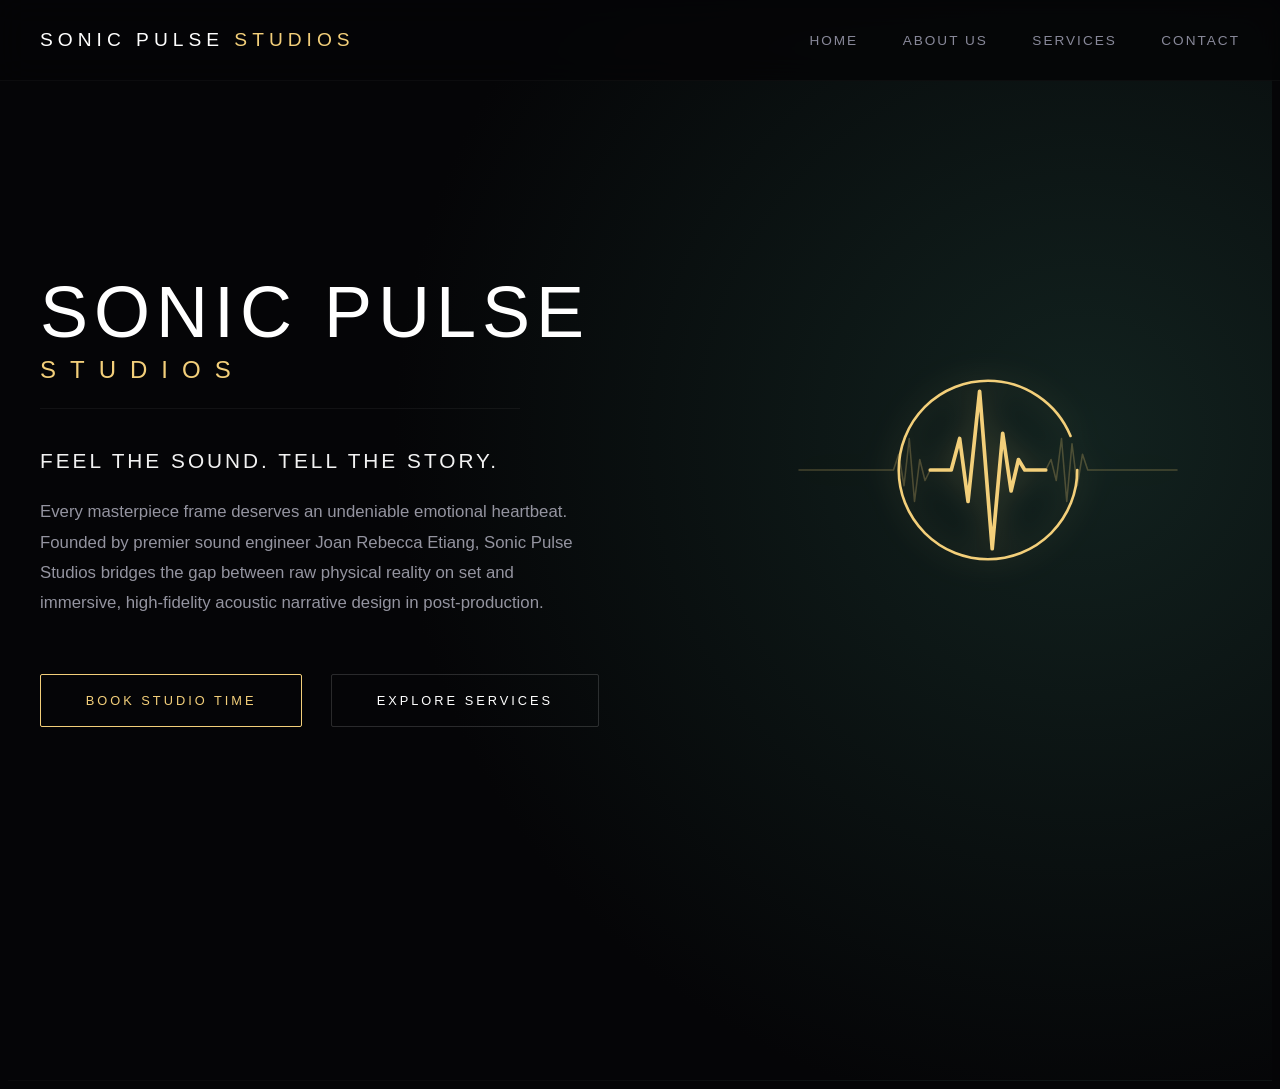
<file: index.html>
<!DOCTYPE html>
<html lang="en">

<head>
    <meta charset="UTF-8" />
    <meta name="viewport" content="width=device-width, initial-scale=1.0" />
    <title>Sonic Pulse</title>
    <link rel="stylesheet" href="style.css">
</head>
<body>
    <header>
        <div class="container header-container">
            <a href="home.html" class="logo-text">Sonic Pulse <span>Studios</span></a>
            <nav class="nav-links">
                 <a href="index.html">Home</a>
                <a href="about.html">About Us</a>
                <a href="services.html">Services</a>
                <a href="contact.html">Contact</a>
            </nav>
        </div>
    </header>
    <section id="home">
        <div class="container">
            <div class="hero-wrapper">
                <div class="hero-content">
                    <h1 class="brand-title">Sonic Pulse</h1>
                    <div class="brand-subtitle">Studios</div>
                    <div class="hero-tagline">Feel the sound. Tell the story.</div>
                    <p class="hero-description">Every masterpiece frame deserves an undeniable emotional heartbeat. Founded by premier sound engineer Joan Rebecca Etiang, Sonic Pulse Studios bridges the gap between raw physical reality on set and immersive, high-fidelity acoustic narrative design in post-production.</p>
                    <a href="contact.html" class="cta-btn">Book Studio Time</a>
                    <a href="services.html" class="cta-btn cta-btn-secondary">Explore Services</a>
                </div>
                  <div class="emblem-wrapper">
                    <svg class="logo-svg" viewBox="0 0 400 400" fill="none" xmlns="http://www.w3.org/2000/svg">
                        <path class="background-waves" d="M20 200 H110 L115 185 L120 215 L125 170 L130 230 L135 190 L140 210 L145 200 H160" stroke="#f3cf7a" stroke-width="1.5" stroke-linecap="round" stroke-linejoin="round"/>
                        <path class="background-waves" d="M240 200 H255 L260 190 L265 210 L270 170 L275 230 L280 175 L285 215 L290 185 L295 200 H380" stroke="#f3cf7a" stroke-width="1.5" stroke-linecap="round" stroke-linejoin="round"/>
                        <g class="glowing-pulse">
                            <circle cx="200" cy="200" r="85" stroke="#f3cf7a" stroke-width="2.5" stroke-linecap="round" stroke-dasharray="500 40"/>
                            <path d="M145 200 H165 L173 170 L181 230 L192 125 L204 275 L214 165 L222 220 L229 190 L235 200 H255" stroke="#f3cf7a" stroke-width="3.5" stroke-linecap="round" stroke-linejoin="round"/>
                        </g>
                    </svg>
                </div>
    </section>
</body>
</html>
</file>
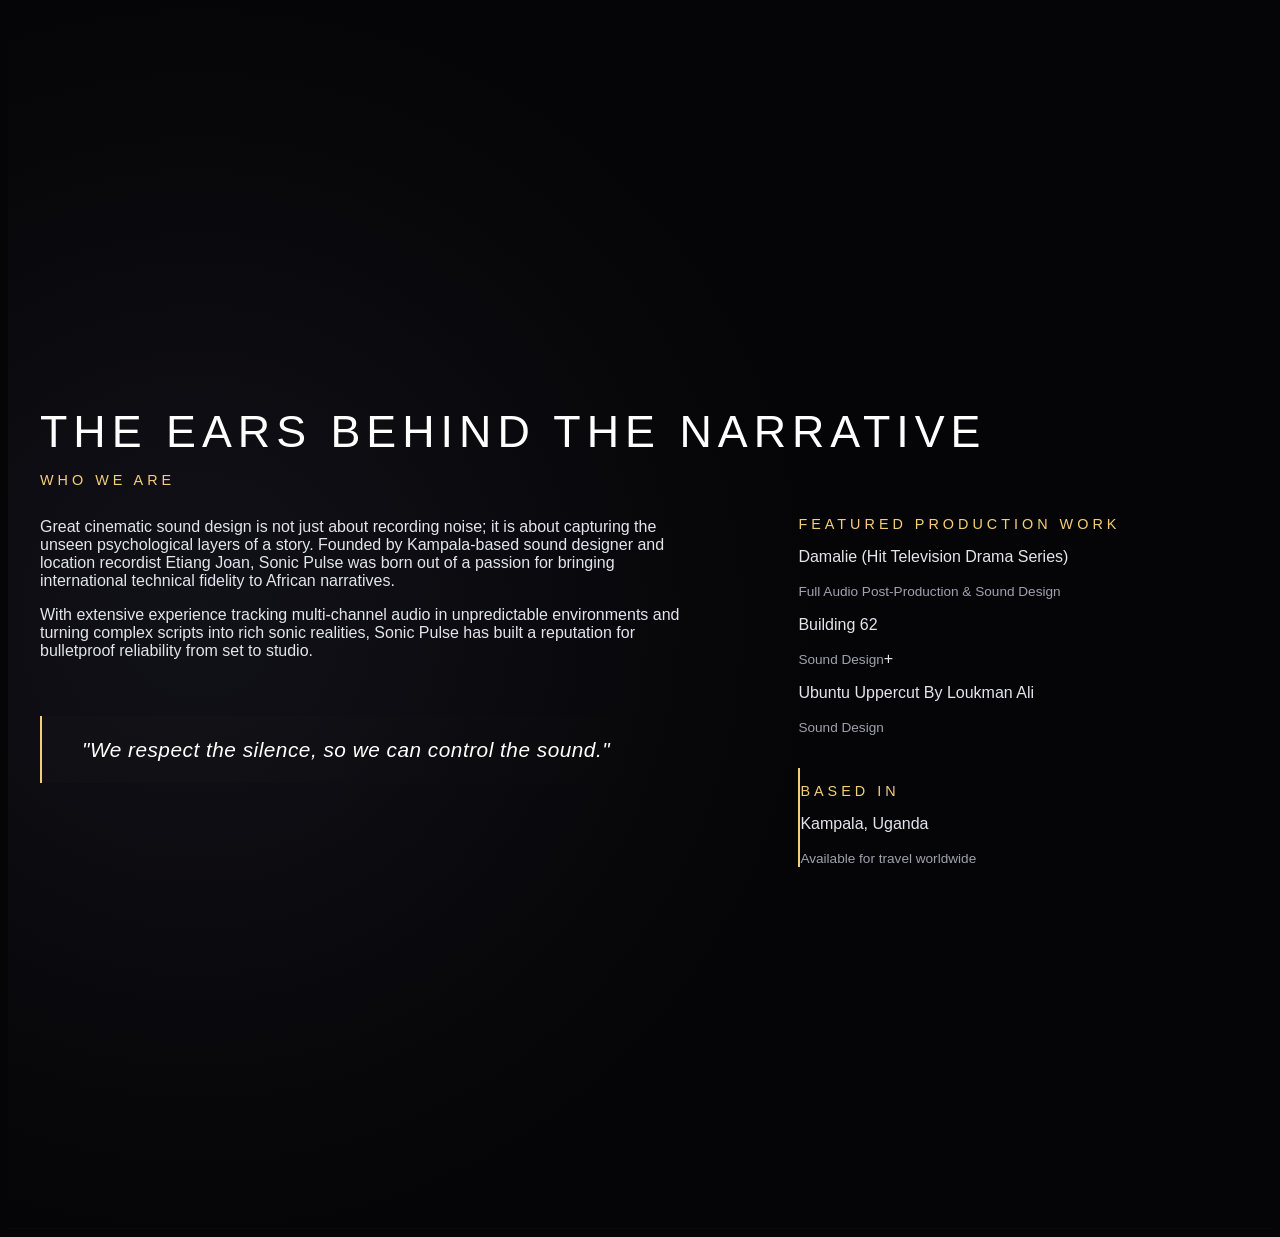
<file: about.html>
<!DOCTYPE html>
<html lang="en">
<head>
    <meta charset="UTF-8">
    <meta name="viewport" content="width=device-width, initial-scale=1.0">
    <title>Document</title>
    <link rel="stylesheet" href="style.css">
</head>
<body>
    <section id="about">
        <div class="container">
            <h2 class="section-title">The Ears Behind the Narrative</h2>
            <h3 class="section-subtitle">Who We Are</h3>
            <div class="about-grid">
                <div class="about-text">
                    <p>Great cinematic sound design is not just about recording noise; it is about capturing the unseen psychological layers of a story. Founded by Kampala-based sound designer and location recordist Etiang Joan, Sonic Pulse was born out of a passion for bringing international technical fidelity to African narratives.</p>
                    <p>With extensive experience tracking multi-channel audio in unpredictable environments and turning complex scripts into rich sonic realities, Sonic Pulse has built a reputation for bulletproof reliability from set to studio.</p>
                    <div class="quote-box">
                        "We respect the silence, so we can control the sound."
                    </div>
                </div>
                <div style="display: flex; flex-direction: column; justify-content: center; gap: 2rem;">
                    <div class="credit-badge">
                         <h3 class="section-subtitle">Featured Production work</h3>
                        <p>Damalie (Hit Television Drama Series)</p>
                        <span style="font-size: 0.85rem; color: #a0a0b0;">Full Audio Post-Production & Sound Design</span>
                         <p>Building 62</p>
                        <span style="font-size: 0.85rem; color: #a0a0b0;">Sound Design</span>+
                         <p>Ubuntu Uppercut By Loukman Ali</p>
                        <span style="font-size: 0.85rem; color: #a0a0b0;">Sound Design</span>
                    </div>
                    <div class="credit-badge" style="border-left: 2px solid #f3cf7a;">
                        <h3 class="section-subtitle">based in</h3>
                        <p>Kampala, Uganda</p>
                        <span style="font-size: 0.85rem; color: #a0a0b0;">Available for travel worldwide</span>
                    </div>
                </div>
            </div>
        </div>
    </section>

</body>
</html>
</file>
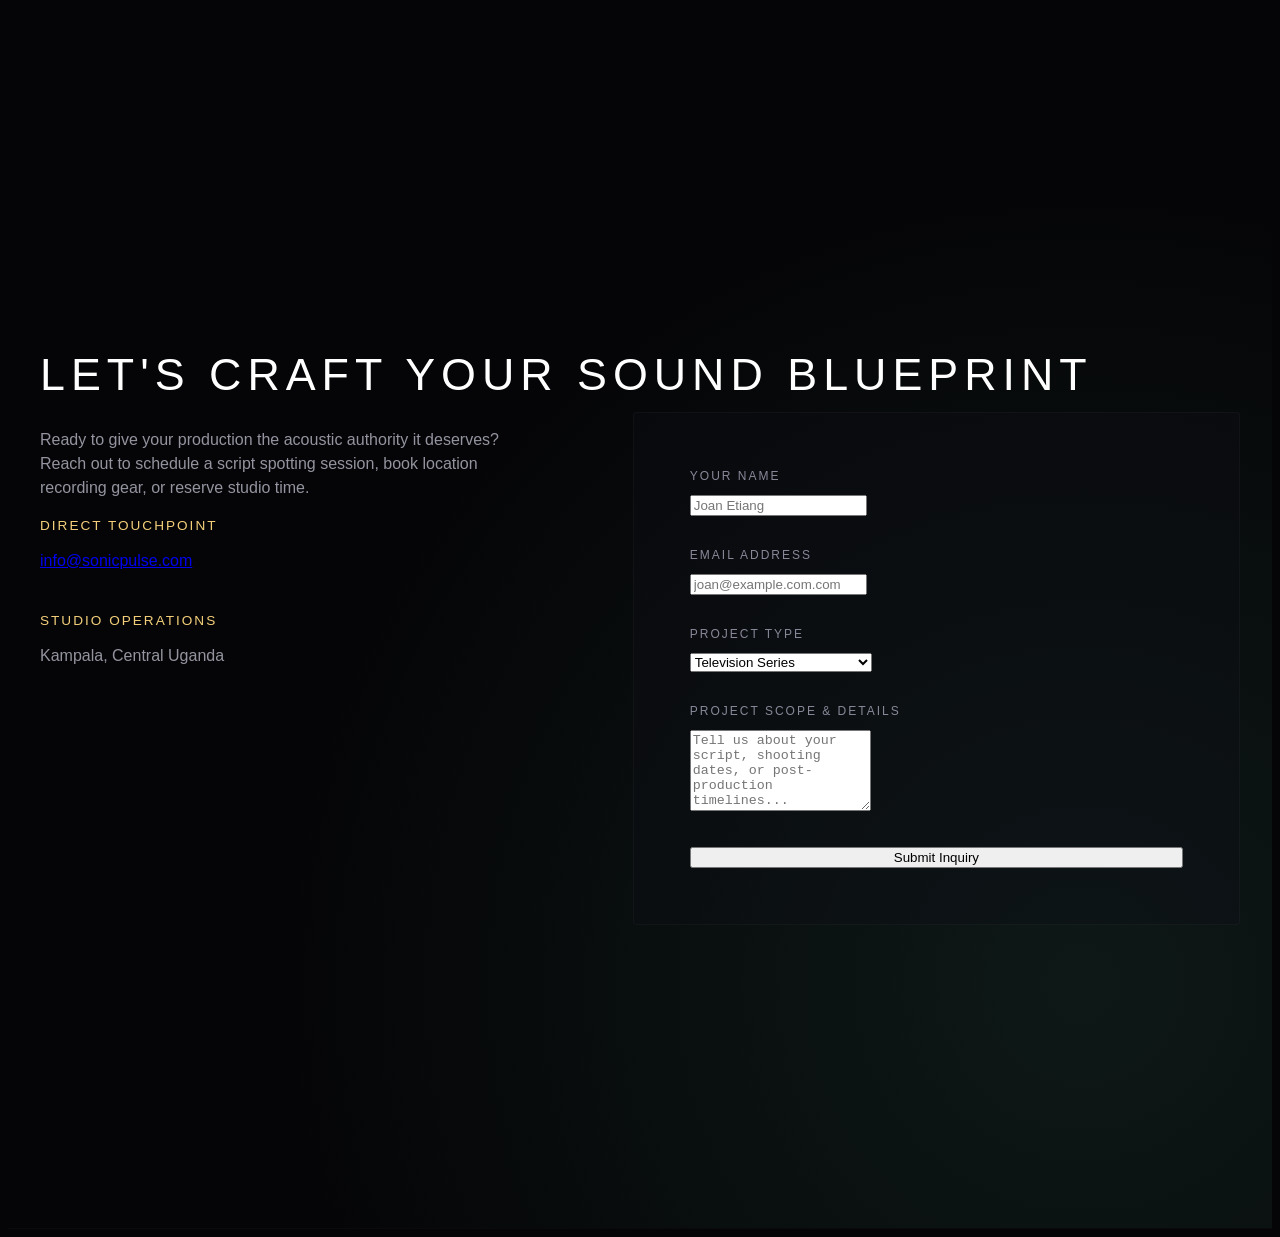
<file: contact.html>
<!DOCTYPE html>
<html lang="en">
<head>
    <meta charset="UTF-8">
    <meta name="viewport" content="width=device-width, initial-scale=1.0">
    <title>Document</title>
    <link rel="stylesheet" href="style.css">
</head>
<body>
      <section id="contact">
        <div class="container">
            <h2 class="section-title">Let's Craft Your Sound Blueprint</h2>
            <div class="contact-grid">
                <div class="contact-info">
                    <p>Ready to give your production the acoustic authority it deserves? Reach out to schedule a script spotting session, book location recording gear, or reserve studio time.</p>
                    <div class="info-item">
                        <h4>Direct Touchpoint</h4>
                        <p><a href="mailto:etiangjoanne357@gmail.com">info@sonicpulse.com</a> </p>
                    </div>
                    <div class="info-item">
                        <h4>Studio Operations</h4>
                        <p>Kampala, Central Uganda</p>
                    </div>
                </div>
                <div>
                    <form class="contact-form" onsubmit="event.preventDefault(); alert('Thank you! Sonic Pulse will reach out via email shortly.');">
                        <div class="form-group">
                            <label for="name">Your Name</label>
                            <input type="text" id="name" required placeholder="Joan Etiang">
                        </div>
                        <div class="form-group">
                            <label for="email">Email Address</label>
                            <input type="email" id="email" required placeholder="joan@example.com.com">
                        </div>
                        <div class="form-group">
                            <label for="project">Project Type</label>
                            <select id="project">
                                <option value="tv">Television Series</option>
                                <option value="feature">Feature Film</option>
                                <option value="documentary">Documentary</option>
                                <option value="commercial">Commercial / Digital Media</option>
                            </select>
                        </div>
                        <div class="form-group">
                            <label for="message">Project Scope & Details</label>
                            <textarea id="message" rows="5" required placeholder="Tell us about your script, shooting dates, or post-production timelines..."></textarea>
                        </div>
                        <button type="submit" class="btn" style="width: 100%;">Submit Inquiry</button>
                    </form>
                </div>
            </div>
        </div>
    </section>
</body>
</html>
</file>
<file: style.css>
html {
            scroll-behavior: smooth;
            background-color: #050507;
        }

        body {
            color: #e4e4ed;
            min-height: 100vh;
            overflow-x: hidden;
            background: radial-gradient(circle at 50% 20%, #101017 0%, #050507 60%);
            font-family:'Gill Sans', 'Gill Sans MT', Calibri, 'Trebuchet MS', sans-serif
        }
        .container {
            max-width: 1200px;
            margin: 0 auto;
            padding: 0 2rem;
            width: 100%;
        }
        section {
            padding: 10rem 0;
            min-height: 100vh;
            display: flex;
            align-items: center;
            border-bottom: 1px solid rgba(255, 255, 255, 0.02);
        }

        .section-header {
            margin-bottom: 5rem;
        }

        .section-title {
            font-size: 2.8rem;
            font-weight: 6;
            letter-spacing: 6px;
            text-transform: uppercase;
            color: #ffffff;
            margin-bottom: 0.75rem;
        }

        .section-subtitle {
            font-size: 0.9rem;
            color: #f3cf7a; /* Signature Logo Gold */
            letter-spacing: 4px;
            text-transform: uppercase;
            font-weight: 400;
        }
        .cta-btn {
            display: inline-block;
            background: transparent;
            color: #f3cf7a;
            padding: 1.1rem 2.8rem;
            border-radius: 2px;
            font-weight: 500;
            text-transform: uppercase;
            font-size: 0.8rem;
            letter-spacing: 3px;
            text-decoration: none;
            border: 1px solid #f3cf7a;
            transition: all 0.4s cubic-bezier(0.16, 1, 0.3, 1);
            cursor: pointer;
        }

        .cta-btn:hover {
            color: #050507;
            background: #f3cf7a;
            box-shadow: 0 0 35px rgba(243, 207, 122, 0.25);
            transform: translateY(-2px);
        }

        .cta-btn-secondary {
            background: transparent;
            color: #ffffff;
            border-color: rgba(255, 255, 255, 0.15);
            margin-left: 1.5rem;
        }

        .cta-btn-secondary:hover {
            color: #ffffff;
            background: rgba(255, 255, 255, 0.03);
            border-color: #ffffff;
            box-shadow: none;
        }

        /* --- FIXED NAVIGATION BAR --- */
        header {
            position: fixed;
            top: 0;
            left: 0;
            width: 100%;
            background: rgba(5, 5, 7, 0.85);
            backdrop-filter: blur(15px);
            -webkit-backdrop-filter: blur(15px);
            z-index: 1000;
            border-bottom: 1px solid rgba(255, 255, 255, 0.03);
            padding: 1.8rem 0;
        }

        .header-container {
            display: flex;
            justify-content: space-between;
            align-items: center;
        }

        .logo-text {
            font-size: 1.2rem;
            font-weight: 400;
            letter-spacing: 5px;
            color: #ffffff;
            text-transform: uppercase;
            text-decoration: none;
        }

        .logo-text span {
            color: #f3cf7a;
            font-weight: 300;
        }

        .nav-links a {
            color: #888899;
            text-decoration: none;
            font-weight: 400;
            font-size: 0.85rem;
            letter-spacing: 2px;
            text-transform: uppercase;
            transition: color 0.3s ease;
            margin-left: 2.5rem;
        }

        .nav-links a:hover {
            color: #f3cf7a;
        }

        /* --- PAGE 1: HOME (HERO SECTION) --- */
        #home {
            background: radial-gradient(circle at 85% 40%, #12221f 0%, #050507 55%);
            padding-top: 12px;
        }

        .hero-wrapper {
            display: grid;
            grid-template-columns: 1.1fr 0.9fr;
            gap: 5rem;
            align-items: center;
            width: 100%;
        }

        .brand-title {
            font-size: 4.5rem;
            font-weight: 300;
            letter-spacing: 6px;
            line-height: 1.1;
            margin-bottom: 0.25rem;
            color: #ffffff;
            text-transform: uppercase;
        }

        .brand-subtitle {
            font-size: 1.5rem;
            font-weight: 300;
            letter-spacing: 14px;
            color: #f3cf7a;
            text-transform: uppercase;
            margin-bottom: 2.5rem;
            border-bottom: 1px solid rgba(255, 255, 255, 0.05);
            padding-bottom: 1.5rem;
            max-width: 480px;
        }

        .hero-tagline {
            font-size: 1.3rem;
            color: #ffffff;
            font-weight: 400;
            margin-bottom: 1.5rem;
            letter-spacing: 3px;
            text-transform: uppercase;
            opacity: 0.95;
        }

        .hero-description {
            font-size: 1.05rem;
            color: #9494a0;
            line-height: 1.8;
            margin-bottom: 3.5rem;
            max-width: 540px;
            font-weight: 300;
        }

        /* Interactive Logo Vector Mapping */
        .emblem-wrapper {
            display: flex;
            justify-content: center;
            align-items: center;
        }

        .logo-svg {
            width: 100%;
            max-width: 420px;
            height: auto;
            filter: drop-shadow(0 0 15px rgba(243, 207, 122, 0.35));
        }

        .glowing-pulse {
            animation: studioPulseGlow 2.5s ease-in-out infinite alternate;
            transform-origin: center;
        }

        .background-waves {
            opacity: 0.25;
            animation: backgroundWaveFlicker 5s linear infinite alternate;
        }

        @keyframes studioPulseGlow {
            0% { filter: drop-shadow(0 0 8px rgba(243, 207, 122, 0.3)); opacity: 0.85; }
            100% { filter: drop-shadow(0 0 25px rgba(243, 207, 122, 0.75)); opacity: 1; }
        }

        @keyframes backgroundWaveFlicker {
            0% { opacity: 0.15; }
            100% { opacity: 0.35; }
        }

        /* --- PAGE 2: ABOUT US --- */
        #about {
            background: radial-gradient(circle at 15% 50%, #111118 0%, #050507 50%);
        }

        .about-grid {
            display: grid;
            grid-template-columns: 1.2fr 0.8fr;
            gap: 6rem;
            align-items: start;
            width: 100%;
        }

        .bio-text p {
            font-size: 1.05rem;
            color: #9494a0;
            line-height: 1.9;
            margin-bottom: 1.8rem;
            font-weight: 300;
        }

        .quote-box {
            border-left: 2px solid #f3cf7a;
            padding: 1rem 0 1rem 2.5rem;
            margin: 3.5rem 0;
            font-style: italic;
            color: #ffffff;
            font-size: 1.3rem;
            letter-spacing: 0.5px;
            line-height: 1.7;
            font-weight: 300;
            background: linear-gradient(to right, rgba(243, 207, 122, 0.015), transparent);
        }

        .sidebar-suite {
            display: flex;
            flex-direction: column;
            gap: 2rem;
        }

        .info-card {
            background: rgba(17, 17, 24, 0.45);
            border: 1px solid rgba(255, 255, 255, 0.03);
            padding: 2.5rem;
            border-radius: 4px;
        }

        .info-card h4 {
            color: #f3cf7a;
            text-transform: uppercase;
            font-size: 0.75rem;
            letter-spacing: 2px;
            margin-bottom: 0.75rem;
            font-weight: 500;
        }

        .info-card p {
            color: #ffffff;
            font-size: 1.25rem;
            font-weight: 300;
            letter-spacing: 1px;
            line-height: 1.5;
            margin-bottom: 0.5rem;
        }

        .info-card span {
            font-size: 0.9rem;
            color: #71717a;
            font-weight: 300;
        }

        .featured-card {
            border-left: 2px solid #f3cf7a;
            background: linear-gradient(to bottom, rgba(243, 207, 122, 0.01), transparent);
        }

        /* --- PAGE 3: OUR SERVICES --- */
        #services {
            background: radial-gradient(circle at 50% 50%, #0d0d14 0%, #050507 60%);
        }

        .services-grid {
            display: grid;
            grid-template-columns: repeat(auto-fit, minmax(320px, 1fr));
            gap: 2.5rem;
            margin-bottom: 6rem;
            width: 100%;
        }

        .service-card {
            background: #332c1a;
            border: 1.5px solid rgba(255, 255, 255, 0.03);
            padding: 3.5rem 2.5rem;
            border-radius: 100px;
            transition: all 0.4s cubic-bezier(0.16, 1, 0.3, 1);
        }

        .service-card:hover {
            border-color: rgba(243, 207, 122, 0.25);
            transform: translateY(-5px);
            box-shadow: 0 15px 40px rgba(0, 0, 0, 0.6);
        }

        .colored-vector {
           filter: invert(48%) sepia(79%) saturate(2476%) hue-rotate(184deg) brightness(118%) contrast(119%);}
    
        .card-icon {
            margin-bottom: 2.2rem;
            display:inline-flex
        }

        .card-icon svg {
            width: 50px;
            height: 40px;
            stroke: #f3cf7a;
            filter: drop-shadow(0 0 4px rgba(243, 207, 122, 0.3));
        }

        .service-card h3 {
            font-size: 1.35rem;
            font-weight: 400;
            letter-spacing: 2px;
            text-transform: uppercase;
            color: #ffffff;
            margin-bottom: 1.5rem;
        }

        .service-card ul {
            list-style: none;
        }

        .service-card ul li {
            font-size: 1rem;
            color: #9494a0;
            line-height: 1.5;
            margin-bottom: 1.1rem;
            padding-left: 1.5rem;
            position: relative;
            font-weight: 300;
        }

        .service-card ul li::before {
            content: "*";
            position: absolute;
            left: 0;
            color: #f3cf7a;
        }
        .matrix-title {
            font-size: 1.4rem;
            font-weight: 300;
            letter-spacing: 4px;
            text-transform: uppercase;
            color: #ffffff;
            margin-bottom: 2.5rem;
            text-align: center;
        }

        .table-wrapper {
            overflow-x: auto;
            border: 1px solid rgba(255, 255, 255, 0.03);
            border-radius: 4px;
        }

        table {
            width: 100%;
            border-collapse: collapse;
            text-align: left;
            background: rgba(9, 9, 12, 0.4);
        }

        th, td {
            padding: 1.35rem 1.5rem;
            font-size: 0.9rem;
            letter-spacing: 0.5px;
        }

        th {
            background: rgba(17, 17, 24, 0.8);
            color: #ffffff;
            text-transform: uppercase;
            font-weight: 500;
            letter-spacing: 2px;
            font-size: 0.75rem;
            border-bottom: 1px solid rgba(243, 207, 122, 0.15);
        }

        td {
            color: #9494a0;
            border-bottom: 1px solid rgba(255, 255, 255, 0.02);
            font-weight: 300;
            line-height: 1.6;
        }

        tr:last-child td {
            border-bottom: none;
        }

        .table-highlight {
            color: #f3cf7a;
            font-weight: 400;
        }

        /* --- PAGE 4: CONTACT --- */
        #contact {
            background: radial-gradient(circle at 85% 80%, #0e1917 0%, #050507 55%);
        }

        .contact-grid {
            display:grid;
            grid-template-columns: 0.9fr 1.1fr;
            gap: 6rem;
            width: 100%;
        }

        .contact-info p {
            color: #9494a0;
            margin-bottom: 0.5rem;
            font-size: 1rem;
            line-height: 1.5;
            font-weight: 300;
        }

        .info-item {
            margin-bottom: 2.5rem;
        }

        .info-item h4 {
            color: #f3cf7a;
            font-size: 0.85rem;
            text-transform: uppercase;
            letter-spacing: 2px;
            margin-bottom: 0rem;
            font-weight: 400;
        }

        .info-item .item-detail {
            color: #f3cf7a;
            font-size: 1.2rem;
            font-weight: 300;
            letter-spacing: 0.5px;
            text-decoration: none;
            transition: opacity 0.3s ease;
        }

        .info-item a.item-detail:hover {
            opacity: 0.8;
        }

        .contact-form {
            background: rgba(17, 17, 24, 0.35);
            padding: 3.5rem;
            border-radius: 4px;
            border: 1px solid rgba(255, 255, 255, 0.03);
        }

        .form-group {
            margin-bottom: 2rem;
        }

        .form-group label {
            display: block;
            font-size: 0.75rem;
            text-transform: uppercase;
            letter-spacing: 2px;
            margin-bottom: 0.75rem;
            color: #888899;
            font-weight: 400;
        }

        .form-control {
            width: 100%;
            background: #050507;
            border: 1px solid rgba(255, 255, 255, 0.08);
            padding: 1.1rem;
            color: #ffffff;
            border-radius: 2px;
            font-size: 0.95rem;
            font-weight: 300;
            transition: border-color 0.3s ease;
        }

        .form-control:focus {
            outline: none;
            border-color: #f3cf7a;
        }

        select.form-control {
            cursor: pointer;
            color: #9494a0;
        }

        textarea.form-control {
            resize: vertical;
        }

        /* --- SITEWIDE FOOTER LINE --- */
        footer {
            padding: 3rem 0;
            border-top: 1px solid rgba(255, 255, 255, 0.02);
            background-color: #030305;
        }

        .footer-container {
            display: flex;
            justify-content: space-between;
            align-items: center;
            color: #555566;
            font-size: 0.75rem;
            letter-spacing: 2px;
            text-transform: uppercase;
        }

        .footer-credits span {
            color: #888899;
            font-weight: 400;
        }

        /* --- FULL SCREEN ADAPTIVE VIEWPORTS --- */
        @media (max-width: 968px) {
            section { padding: 7rem 0; min-height: auto; }
            .hero-wrapper, .about-grid, .contact-grid {
                grid-template-columns: 1fr;
                gap: 4rem;
            }
            .brand-title { font-size: 3.2rem; }
            .brand-subtitle { font-size: 1.2rem; letter-spacing: 10px; margin-bottom: 2rem; }
            .emblem-wrapper { order: -1; } /* Vector alignment priority above mobile folds */
            .logo-svg { max-width: 300px; }
            .nav-links { display: none; } /* Kept clean without JS complex tracking on small screens */
            .contact-form { padding: 2rem; }
            .footer-container {
                flex-direction: column;
                gap: 1.5rem;
                text-align: center;
            }
        }
</file>
